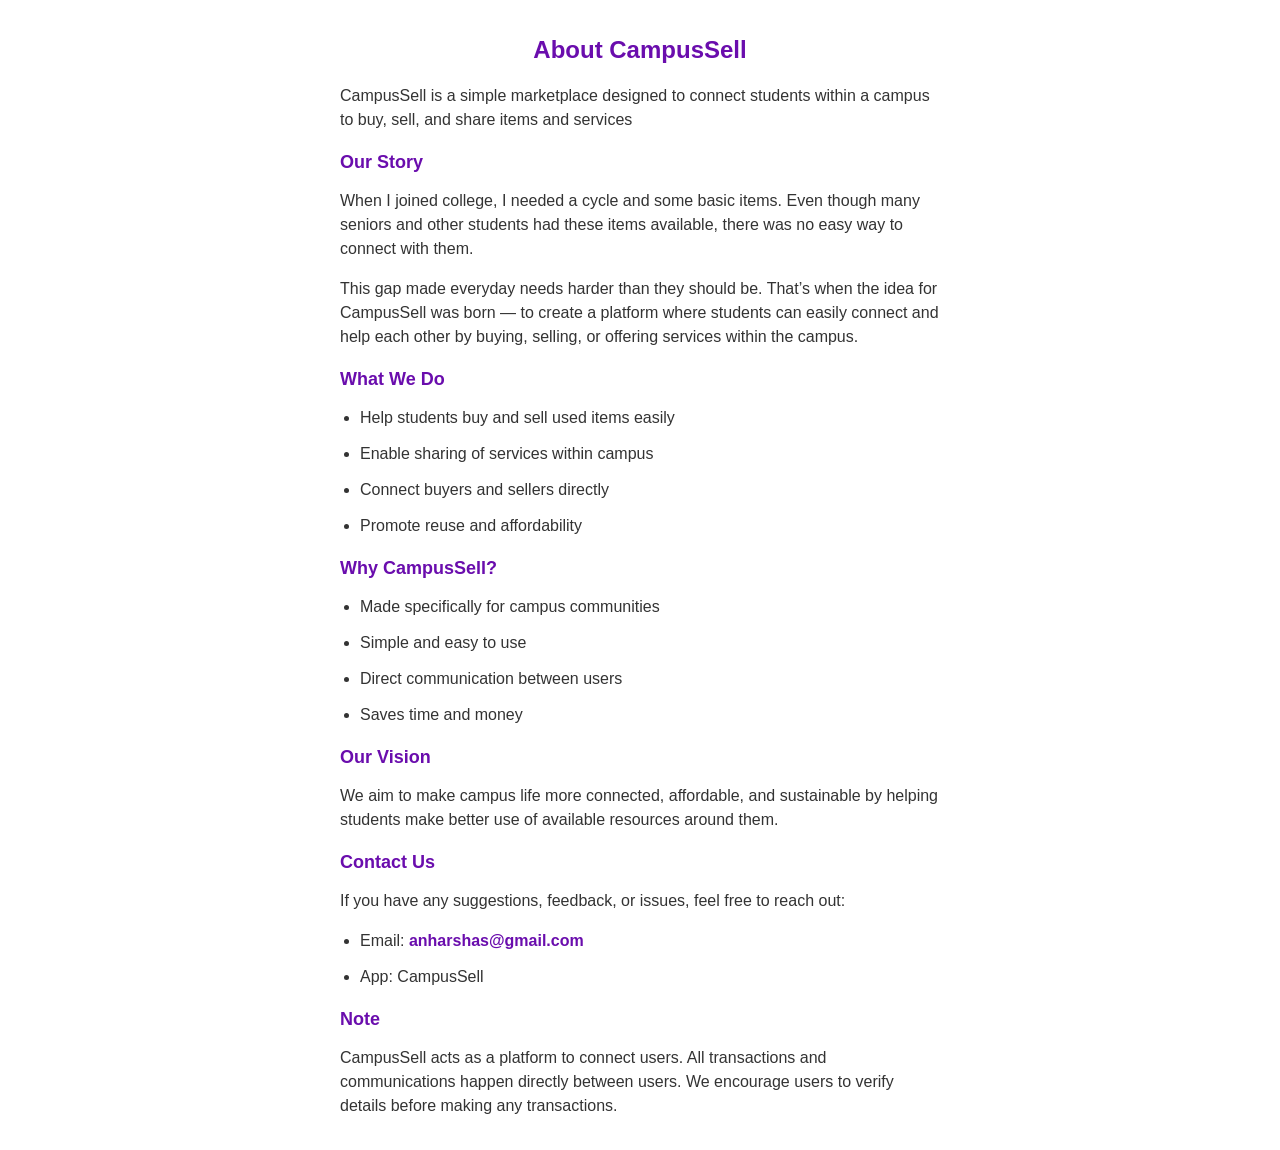
<file: about.html>
<!DOCTYPE html>
<html lang="en">
<head>
    <meta charset="UTF-8">
    <meta name="viewport" content="width=device-width, initial-scale=1.0">
    <title>About Us - CampusSell</title>
    <link rel="stylesheet" href="styles.css">
</head>
<body>
    <div class="container">
        <h1>About CampusSell</h1>

        <p>CampusSell is a simple marketplace designed to connect students within a campus to buy, sell, and share items and services</p>

        <h2>Our Story</h2>
        <p>
            When I joined college, I needed a cycle and some basic items. Even though many seniors and other students had these items available, there was no easy way to connect with them.
        </p>
        <p>
            This gap made everyday needs harder than they should be. That’s when the idea for CampusSell was born — to create a platform where students can easily connect and help each other by buying, selling, or offering services within the campus.
        </p>

        <h2>What We Do</h2>
        <ul>
            <li>Help students buy and sell used items easily</li>
            <li>Enable sharing of services within campus</li>
            <li>Connect buyers and sellers directly</li>
            <li>Promote reuse and affordability</li>
        </ul>

        <h2>Why CampusSell?</h2>
        <ul>
            <li>Made specifically for campus communities</li>
            <li>Simple and easy to use</li>
            <li>Direct communication between users</li>
            <li>Saves time and money</li>
        </ul>

        <h2>Our Vision</h2>
        <p>
            We aim to make campus life more connected, affordable, and sustainable by helping students make better use of available resources around them.
        </p>

        <h2>Contact Us</h2>
        <p>If you have any suggestions, feedback, or issues, feel free to reach out:</p>
        <ul>
            <li>Email: <strong>anharshas@gmail.com</strong></li>
            <li>App: CampusSell</li>
        </ul>

        <h2>Note</h2>
        <p>
            CampusSell acts as a platform to connect users. All transactions and communications happen directly between users. We encourage users to verify details before making any transactions.
        </p>
    </div>
</body>
</html>
</file>
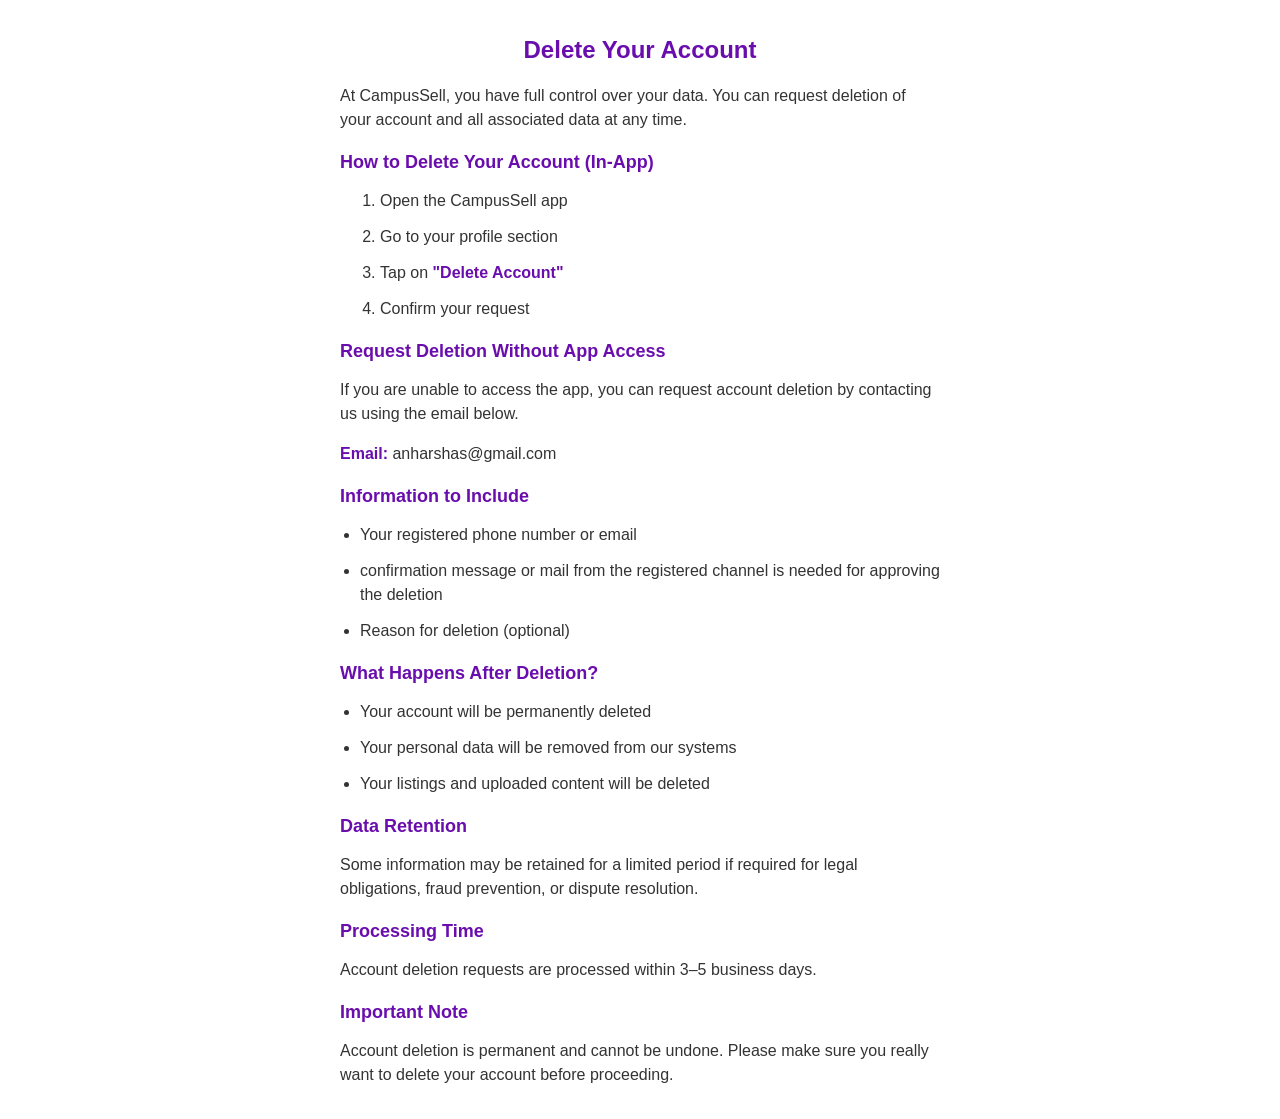
<file: delete.html>
<!DOCTYPE html>
<html lang="en">
<head>
    <meta charset="UTF-8">
    <meta name="viewport" content="width=device-width, initial-scale=1.0">
    <title>Delete Account - CampusSell</title>
    <link rel="stylesheet" href="styles.css">
</head>
<body>

<div class="container">
    <h1>Delete Your Account</h1>

    <p>
        At CampusSell, you have full control over your data. You can request deletion of your account and all associated data at any time.
    </p>

    <h2>How to Delete Your Account (In-App)</h2>
    <ol>
        <li>Open the CampusSell app</li>
        <li>Go to your profile section</li>
        <li>Tap on <strong>"Delete Account"</strong></li>
        <li>Confirm your request</li>
    </ol>

    <h2>Request Deletion Without App Access</h2>
    <p>
        If you are unable to access the app, you can request account deletion by contacting us using the email below.
    </p>

    <p><strong>Email:</strong> anharshas@gmail.com</p>

    <h2>Information to Include</h2>
    <ul>
        <li>Your registered phone number or email</li>
        <li>confirmation message or mail from the registered channel is needed for approving the deletion</li>
        <li>Reason for deletion (optional)</li>
    </ul>

    <h2>What Happens After Deletion?</h2>
    <ul>
        <li>Your account will be permanently deleted</li>
        <li>Your personal data will be removed from our systems</li>
        <li>Your listings and uploaded content will be deleted</li>
    </ul>

    <h2>Data Retention</h2>
    <p>
        Some information may be retained for a limited period if required for legal obligations, fraud prevention, or dispute resolution.
    </p>

    <h2>Processing Time</h2>
    <p>
        Account deletion requests are processed within 3–5 business days.
    </p>

    <h2>Important Note</h2>
    <p>
        Account deletion is permanent and cannot be undone. Please make sure you really want to delete your account before proceeding.
    </p>

</div>

</body>
</html>
</file>
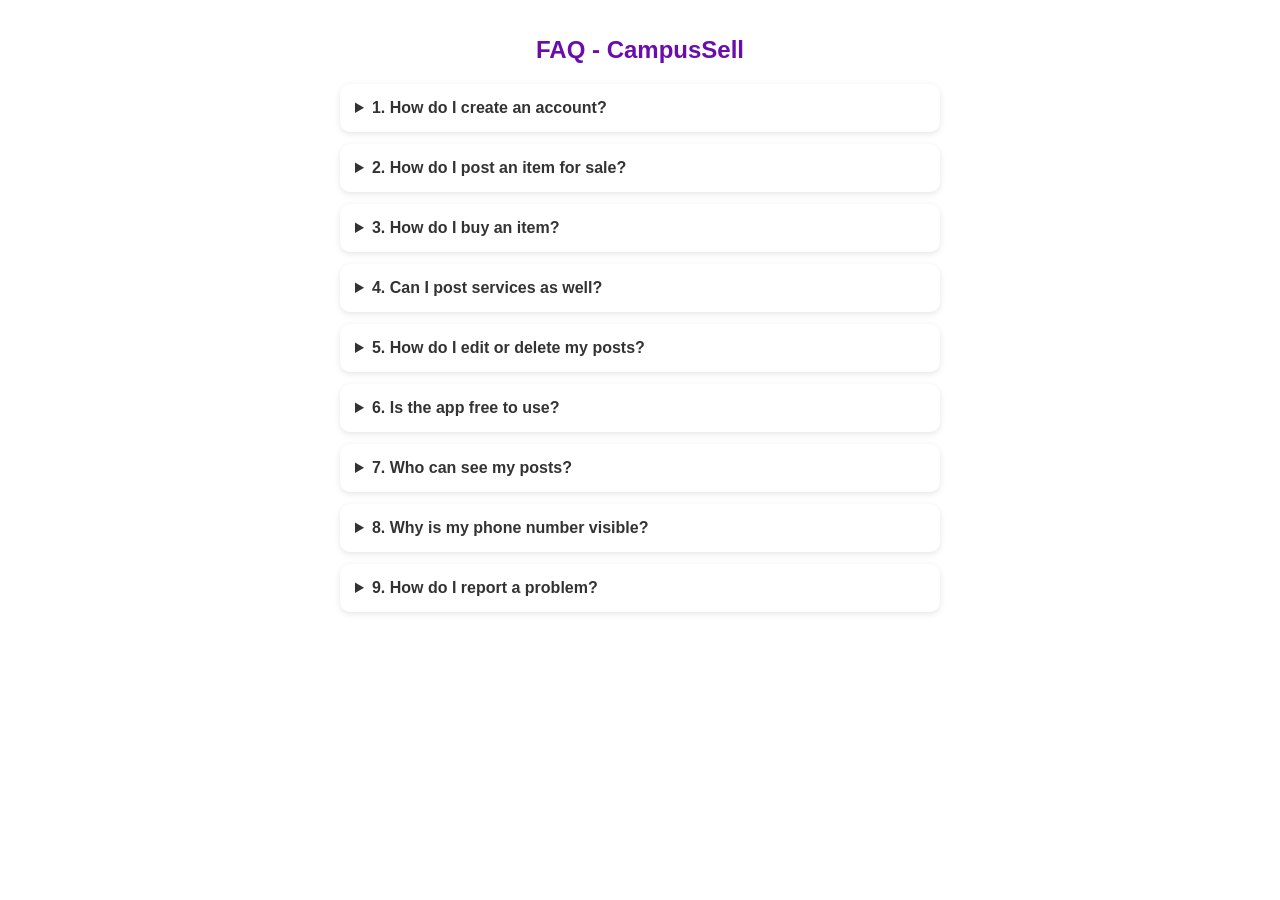
<file: faq.html>
<!DOCTYPE html>
<html lang="en">
<head>
    <meta charset="UTF-8">
    <meta name="viewport" content="width=device-width, initial-scale=1.0">
    <title>FAQ - CampusSell</title>
    <link rel="stylesheet" href="styles.css">
</head>
<body>

<div class="container">
    <h1>FAQ - CampusSell</h1>

    <details>
        <summary>1. How do I create an account?</summary>
        <p>You can sign up using your email or phone number. Follow the verification process to activate your account.</p>
    </details>

    <details>
        <summary>2. How do I post an item for sale?</summary>
        <p>Go to the "Sell" section, upload images, add title, description, and price, then post your listing.</p>
    </details>

    <details>
        <summary>3. How do I buy an item?</summary>
        <p>Browse listings and contact the seller directly using the phone number provided in the listing.</p>
    </details>

    <details>
        <summary>4. Can I post services as well?</summary>
        <p>Yes, you can post services like tutoring, repairs, or other campus-related services.</p>
    </details>

    <details>
        <summary>5. How do I edit or delete my posts?</summary>
        <p>Go to "My Posts", select your listing, and choose edit or delete.</p>
    </details>

    <details>
        <summary>6. Is the app free to use?</summary>
        <p>Yes, CampusSell is completely free for students.</p>
    </details>

    <details>
        <summary>7. Who can see my posts?</summary>
        <p>Posts are visible to users within your campus community.</p>
    </details>

    <details>
        <summary>8. Why is my phone number visible?</summary>
        <p>Your phone number is shared only in listings so that interested users can contact you directly.</p>
    </details>

    <details>
        <summary>9. How do I report a problem?</summary>
        <p>You can contact support via email or use reporting options inside the app.</p>
    </details>

</div>

</body>
</html>
</file>
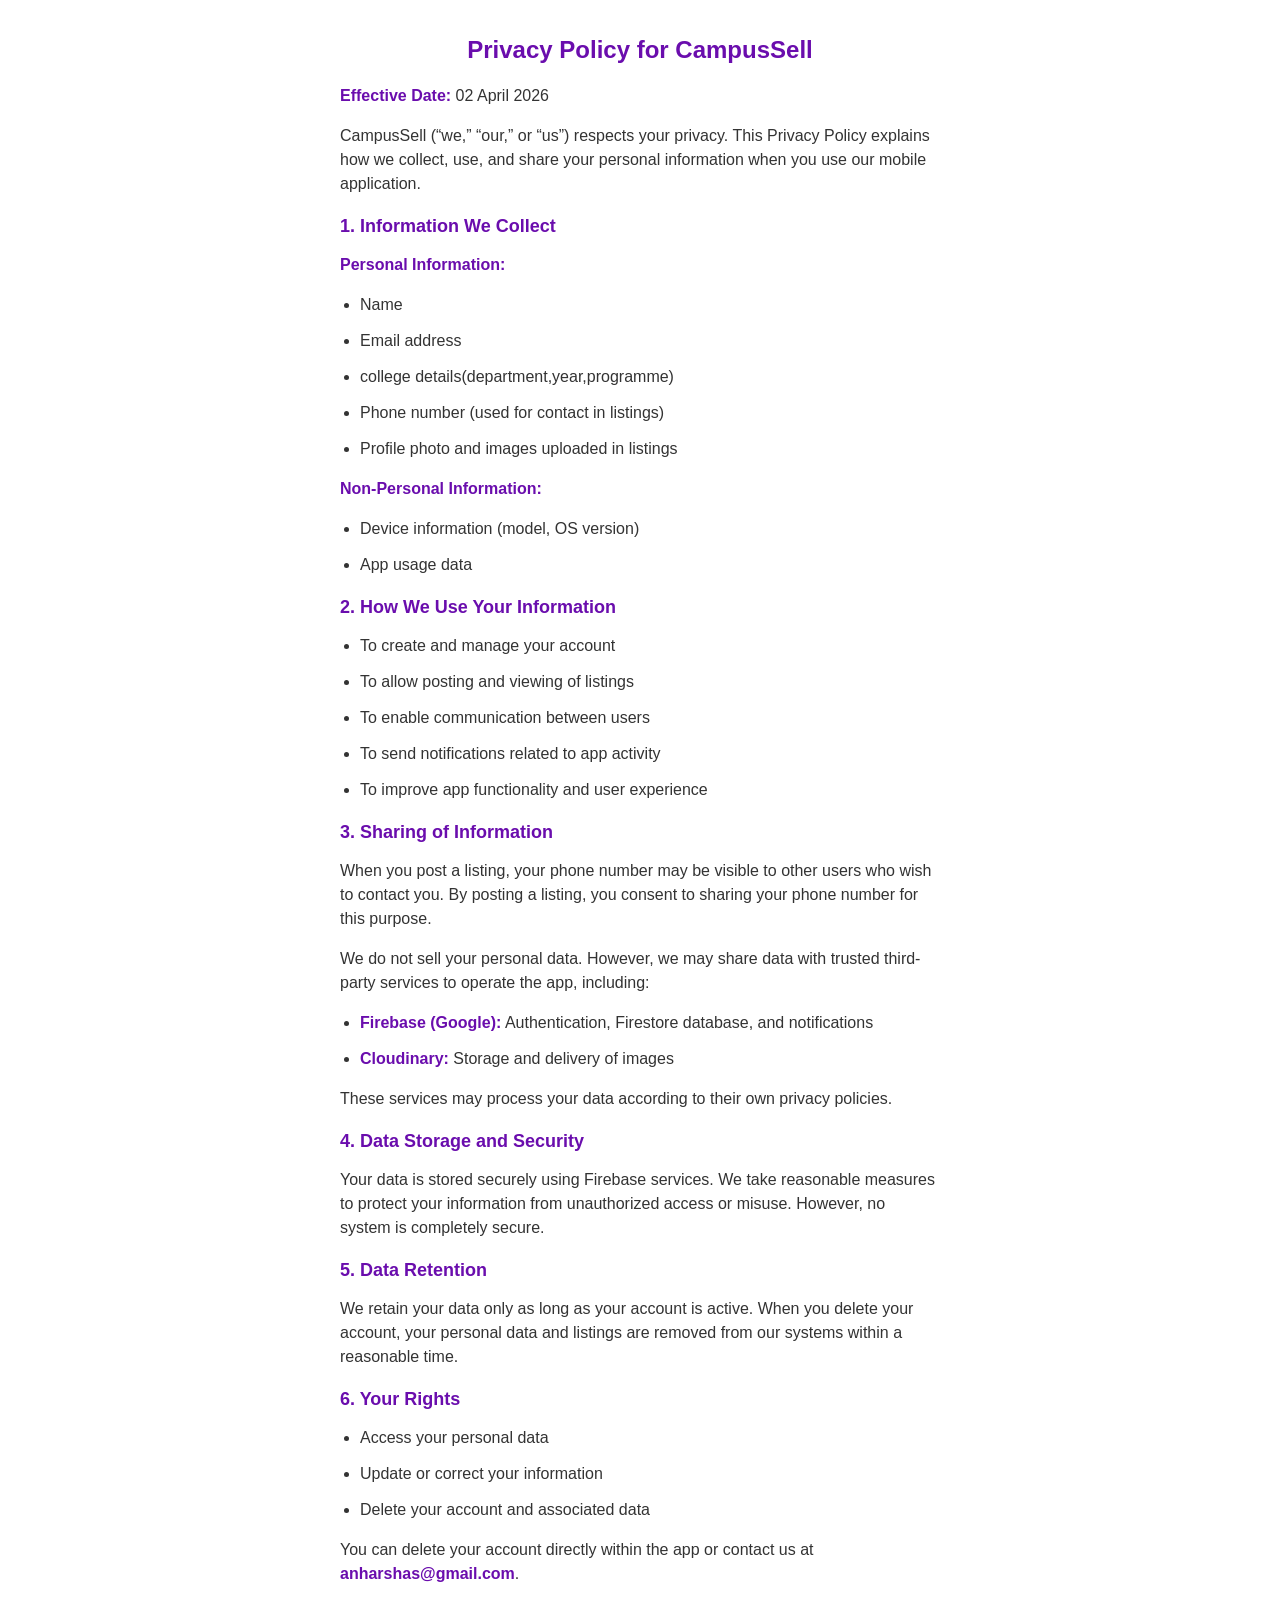
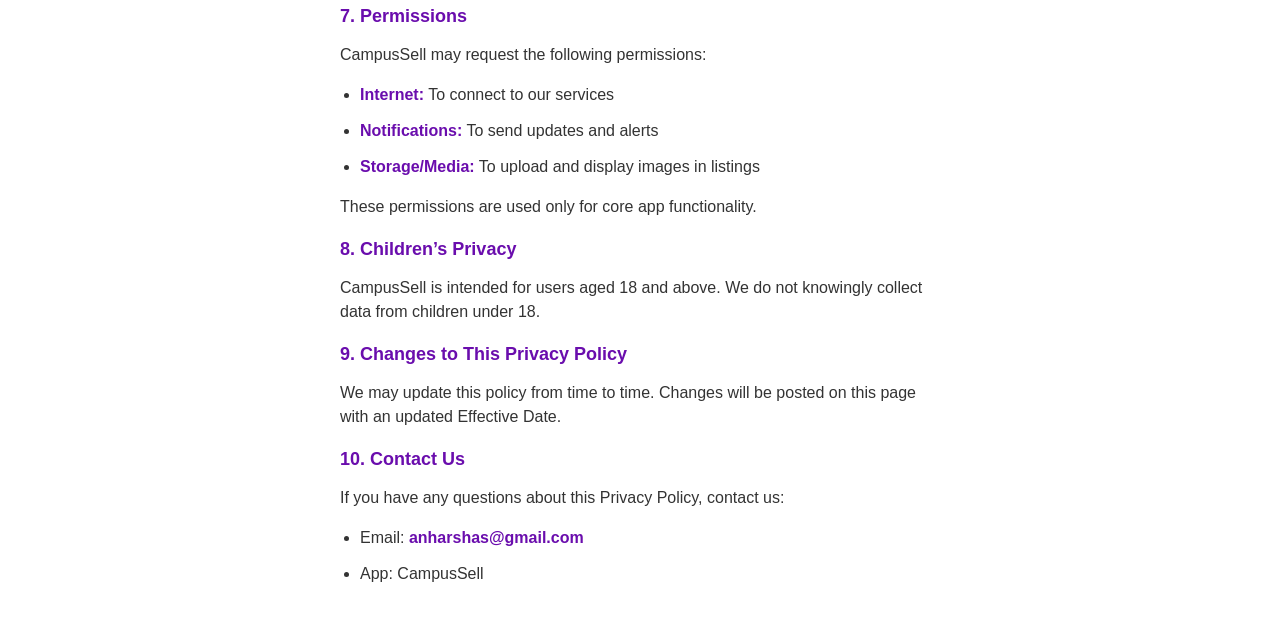
<file: privacy.html>
<!DOCTYPE html>
<html lang="en">
<head>
    <meta charset="UTF-8">
    <meta name="viewport" content="width=device-width, initial-scale=1.0">
    <title>Privacy Policy - CampusSell</title>
    <link rel="stylesheet" href="styles.css">
</head>
<body>
    <div class="container">
        <h1>Privacy Policy for CampusSell</h1>
        <p><strong>Effective Date:</strong> 02 April 2026</p>

        <p>CampusSell (“we,” “our,” or “us”) respects your privacy. This Privacy Policy explains how we collect, use, and share your personal information when you use our mobile application.</p>

        <h2>1. Information We Collect</h2>
        <p><strong>Personal Information:</strong></p>
        <ul>
            <li>Name</li>
            <li>Email address</li>
            <li>college details(department,year,programme)</li>
            <li>Phone number (used for contact in listings)</li>
            <li>Profile photo and images uploaded in listings</li>
        </ul>

        <p><strong>Non-Personal Information:</strong></p>
        <ul>
            <li>Device information (model, OS version)</li>
            <li>App usage data</li>
        </ul>

        <h2>2. How We Use Your Information</h2>
        <ul>
            <li>To create and manage your account</li>
            <li>To allow posting and viewing of listings</li>
            <li>To enable communication between users</li>
            <li>To send notifications related to app activity</li>
            <li>To improve app functionality and user experience</li>
        </ul>

        <h2>3. Sharing of Information</h2>
        <p>When you post a listing, your phone number may be visible to other users who wish to contact you. By posting a listing, you consent to sharing your phone number for this purpose.</p>

        <p>We do not sell your personal data. However, we may share data with trusted third-party services to operate the app, including:</p>
        <ul>
            <li><strong>Firebase (Google):</strong> Authentication, Firestore database, and notifications</li>
            <li><strong>Cloudinary:</strong> Storage and delivery of images</li>
        </ul>

        <p>These services may process your data according to their own privacy policies.</p>

        <h2>4. Data Storage and Security</h2>
        <p>Your data is stored securely using Firebase services. We take reasonable measures to protect your information from unauthorized access or misuse. However, no system is completely secure.</p>

        <h2>5. Data Retention</h2>
        <p>We retain your data only as long as your account is active. When you delete your account, your personal data and listings are removed from our systems within a reasonable time.</p>

        <h2>6. Your Rights</h2>
        <ul>
            <li>Access your personal data</li>
            <li>Update or correct your information</li>
            <li>Delete your account and associated data</li>
        </ul>

        <p>You can delete your account directly within the app or contact us at <strong>anharshas@gmail.com</strong>.</p>

        <h2>7. Permissions</h2>
        <p>CampusSell may request the following permissions:</p>
        <ul>
            <li><strong>Internet:</strong> To connect to our services</li>
            <li><strong>Notifications:</strong> To send updates and alerts</li>
            <li><strong>Storage/Media:</strong> To upload and display images in listings</li>
        </ul>
        <p>These permissions are used only for core app functionality.</p>

        <h2>8. Children’s Privacy</h2>
        <p>CampusSell is intended for users aged 18 and above. We do not knowingly collect data from children under 18.</p>

        <h2>9. Changes to This Privacy Policy</h2>
        <p>We may update this policy from time to time. Changes will be posted on this page with an updated Effective Date.</p>

        <h2>10. Contact Us</h2>
        <p>If you have any questions about this Privacy Policy, contact us:</p>
        <ul>
            <li>Email: <strong>anharshas@gmail.com</strong></li>
            <li>App: CampusSell</li>
        </ul>
    </div>
</body>
</html>
</file>
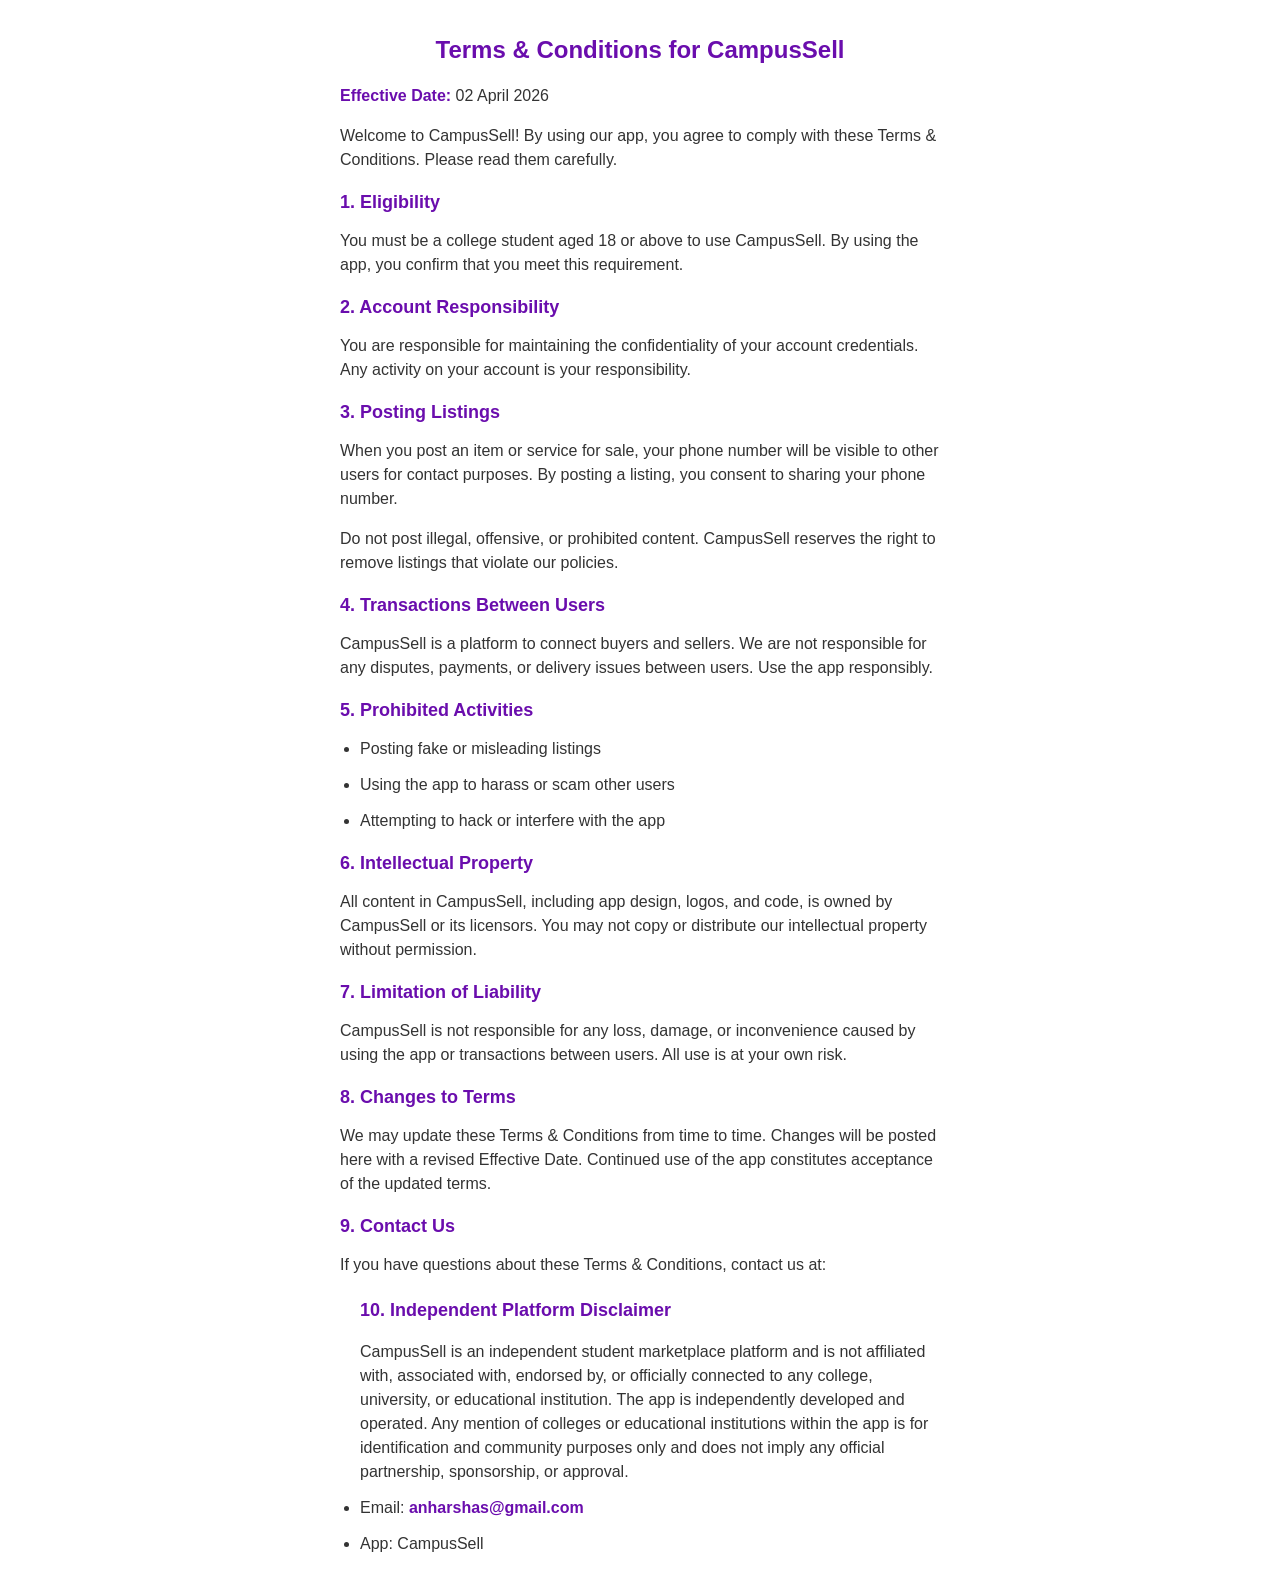
<file: terms.html>
<!DOCTYPE html>
<html lang="en">
<head>
    <meta charset="UTF-8">
    <meta name="viewport" content="width=device-width, initial-scale=1.0">
    <title>Terms & Conditions - CampusSell</title>
    <link rel="stylesheet" href="styles.css">
</head>
<body>
    <div class="container">
        <h1>Terms & Conditions for CampusSell</h1>
        <p><strong>Effective Date:</strong> 02 April 2026</p>

        <p>Welcome to CampusSell! By using our app, you agree to comply with these Terms & Conditions. Please read them carefully.</p>

        <h2>1. Eligibility</h2>
        <p>You must be a college student aged 18 or above to use CampusSell. By using the app, you confirm that you meet this requirement.</p>

        <h2>2. Account Responsibility</h2>
        <p>You are responsible for maintaining the confidentiality of your account credentials. Any activity on your account is your responsibility.</p>

        <h2>3. Posting Listings</h2>
        <p>When you post an item or service for sale, your phone number will be visible to other users for contact purposes. By posting a listing, you consent to sharing your phone number.</p>
        <p>Do not post illegal, offensive, or prohibited content. CampusSell reserves the right to remove listings that violate our policies.</p>

        <h2>4. Transactions Between Users</h2>
        <p>CampusSell is a platform to connect buyers and sellers. We are not responsible for any disputes, payments, or delivery issues between users. Use the app responsibly.</p>

        <h2>5. Prohibited Activities</h2>
        <ul>
            <li>Posting fake or misleading listings</li>
            <li>Using the app to harass or scam other users</li>
            <li>Attempting to hack or interfere with the app</li>
        </ul>

        <h2>6. Intellectual Property</h2>
        <p>All content in CampusSell, including app design, logos, and code, is owned by CampusSell or its licensors. You may not copy or distribute our intellectual property without permission.</p>

        <h2>7. Limitation of Liability</h2>
        <p>CampusSell is not responsible for any loss, damage, or inconvenience caused by using the app or transactions between users. All use is at your own risk.</p>

        <h2>8. Changes to Terms</h2>
        <p>We may update these Terms & Conditions from time to time. Changes will be posted here with a revised Effective Date. Continued use of the app constitutes acceptance of the updated terms.</p>

        <h2>9. Contact Us</h2>
        <p>If you have questions about these Terms & Conditions, contact us at:</p>
        <ul>
        <h2>10. Independent Platform Disclaimer</h2>
<p>CampusSell is an independent student marketplace platform and is not affiliated with, associated with, endorsed by, or officially connected to any college, university, or educational institution. The app is independently developed and operated. Any mention of colleges or educational institutions within the app is for identification and community purposes only and does not imply any official partnership, sponsorship, or approval.</p>
            <li>Email: <strong>anharshas@gmail.com</strong></li>
            <li>App: CampusSell</li>
        </ul>
    </div>
</body>
</html>
</file>
<file: styles.css>
/* Global Styles for Privacy Policy / Terms pages */

body {
    font-family: Arial, Helvetica, sans-serif;
    background-color: #FFFFFF;
    color: #333333;
    margin: 0;
    padding: 0;
}

.container {
    max-width: 600px;
    margin: 0 auto;
    padding: 20px;
}

h1 {
    color: #6A0DAD;
    text-align: center;
    font-size: 24px;
    margin-bottom: 20px;
}

h2 {
    color: #6A0DAD;
    font-size: 18px;
    margin-top: 20px;
}

p, ul, li {
    font-size: 16px;
    line-height: 1.5;
    margin-bottom: 12px;
}

ul {
    padding-left: 20px;
}

strong {
    color: #6A0DAD;
}

/* Mobile-friendly adjustments */
@media screen and (max-width: 480px) {
    .container {
        padding: 15px;
    }

    h1 {
        font-size: 20px;
    }

    h2 {
        font-size: 16px;
    }

    p, ul, li {
        font-size: 14px;
    }
}
/* FAQ Styles */

details {
    background: #FFFFFF;
    margin-bottom: 12px;
    padding: 15px;
    border-radius: 10px;
    box-shadow: 0 2px 6px rgba(0,0,0,0.1);
}

summary {
    font-weight: bold;
    cursor: pointer;
    color: #333;
}

details[open] summary {
    color: #6A0DAD;
}

details p {
    margin-top: 10px;
}
</file>
